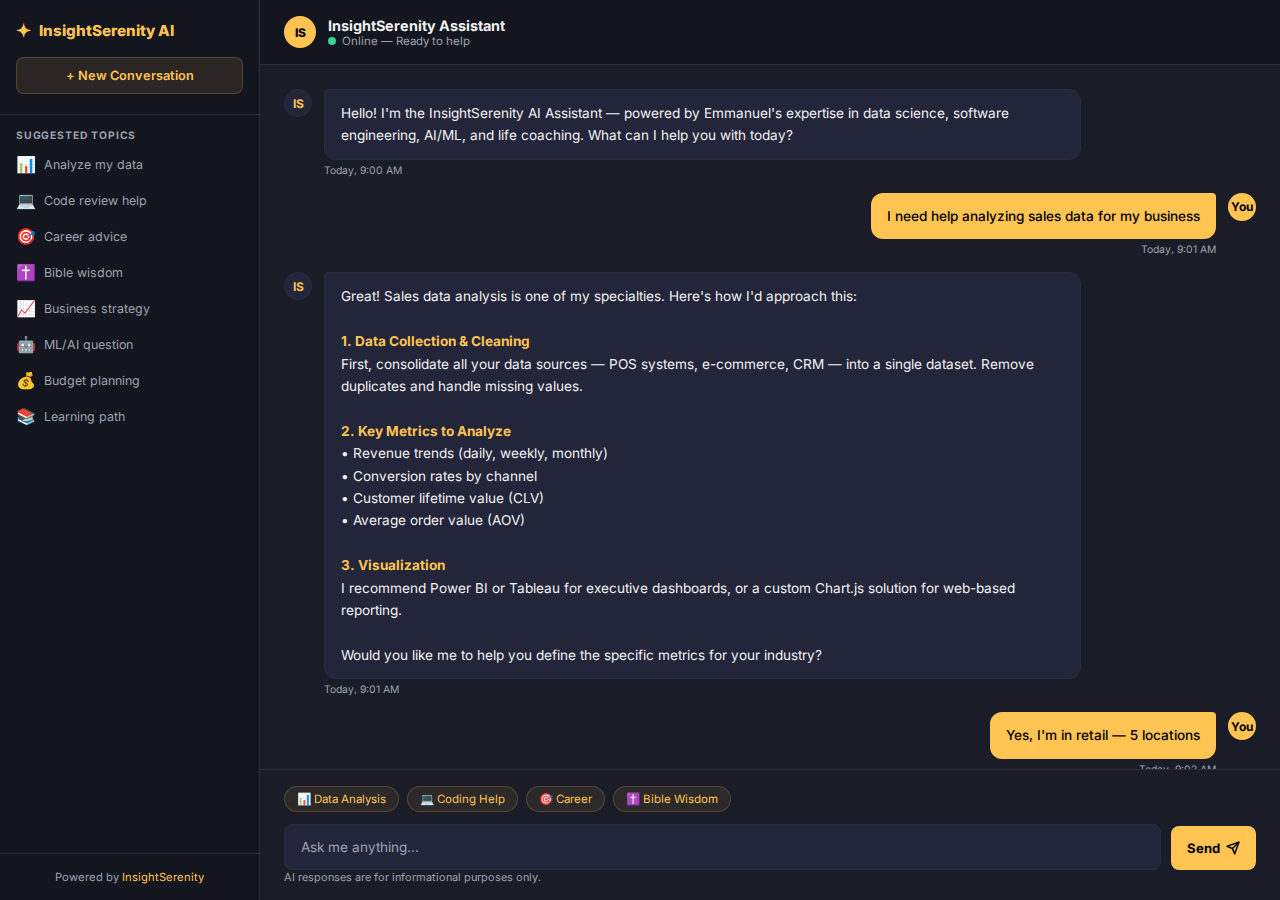
<file: ai-assistant/index.html>
<!DOCTYPE html>
<html lang="en">
<head>
  <meta charset="UTF-8" />
  <meta name="viewport" content="width=device-width, initial-scale=1.0" />
  <title>InsightSerenity AI Assistant</title>
  <link rel="preconnect" href="https://fonts.googleapis.com" />
  <link rel="preconnect" href="https://fonts.gstatic.com" crossorigin />
  <link href="https://fonts.googleapis.com/css2?family=Inter:wght@400;500;600;700;800&display=swap" rel="stylesheet" />
  <link rel="stylesheet" href="style.css" />
</head>
<body>

  <!-- ── Sidebar ── -->
  <aside class="sidebar">
    <div class="sidebar-top">
      <div class="sidebar-logo">
        <span class="logo-icon">✦</span> InsightSerenity AI
      </div>
      <button class="new-chat-btn" onclick="newChat()">+ New Conversation</button>
    </div>

    <div class="sidebar-section">Suggested Topics</div>

    <button class="suggestion-btn" onclick="fillSuggestion('Analyze my data')">
      <span class="icon">📊</span> Analyze my data
    </button>
    <button class="suggestion-btn" onclick="fillSuggestion('Code review help')">
      <span class="icon">💻</span> Code review help
    </button>
    <button class="suggestion-btn" onclick="fillSuggestion('Career advice')">
      <span class="icon">🎯</span> Career advice
    </button>
    <button class="suggestion-btn" onclick="fillSuggestion('Bible wisdom')">
      <span class="icon">✝️</span> Bible wisdom
    </button>
    <button class="suggestion-btn" onclick="fillSuggestion('Business strategy')">
      <span class="icon">📈</span> Business strategy
    </button>
    <button class="suggestion-btn" onclick="fillSuggestion('ML/AI question')">
      <span class="icon">🤖</span> ML/AI question
    </button>
    <button class="suggestion-btn" onclick="fillSuggestion('Budget planning')">
      <span class="icon">💰</span> Budget planning
    </button>
    <button class="suggestion-btn" onclick="fillSuggestion('Learning path')">
      <span class="icon">📚</span> Learning path
    </button>

    <div class="sidebar-footer">
      Powered by <a href="/" target="_blank">InsightSerenity</a>
    </div>
  </aside>

  <!-- ── Chat Area ── -->
  <main class="chat-area">
    <header class="chat-header">
      <div class="ai-avatar">IS</div>
      <div class="chat-header-info">
        <h2>InsightSerenity Assistant</h2>
        <p><span class="status-dot"></span> Online — Ready to help</p>
      </div>
    </header>

    <!-- Messages -->
    <div class="messages" id="messages">
      <!-- Pre-loaded conversation -->

      <!-- AI: greeting -->
      <div class="message ai">
        <div class="msg-avatar ai">IS</div>
        <div class="msg-content">
          <div class="msg-bubble">
            Hello! I'm the InsightSerenity AI Assistant — powered by Emmanuel's expertise in data science, software engineering, AI/ML, and life coaching. What can I help you with today?
          </div>
          <div class="msg-time">Today, 9:00 AM</div>
        </div>
      </div>

      <!-- User -->
      <div class="message user">
        <div class="msg-avatar user">You</div>
        <div class="msg-content">
          <div class="msg-bubble">I need help analyzing sales data for my business</div>
          <div class="msg-time">Today, 9:01 AM</div>
        </div>
      </div>

      <!-- AI: detailed response -->
      <div class="message ai">
        <div class="msg-avatar ai">IS</div>
        <div class="msg-content">
          <div class="msg-bubble" id="ai-long-response"></div>
          <div class="msg-time">Today, 9:01 AM</div>
        </div>
      </div>

      <!-- User -->
      <div class="message user">
        <div class="msg-avatar user">You</div>
        <div class="msg-content">
          <div class="msg-bubble">Yes, I'm in retail — 5 locations</div>
          <div class="msg-time">Today, 9:02 AM</div>
        </div>
      </div>

    </div>

    <!-- Input Area -->
    <div class="input-area">
      <div class="quick-chips">
        <button class="chip" onclick="chipSend('📊 Data Analysis')">📊 Data Analysis</button>
        <button class="chip" onclick="chipSend('💻 Coding Help')">💻 Coding Help</button>
        <button class="chip" onclick="chipSend('🎯 Career')">🎯 Career</button>
        <button class="chip" onclick="chipSend('✝️ Bible Wisdom')">✝️ Bible Wisdom</button>
      </div>
      <div class="input-row">
        <textarea
          class="chat-input"
          id="chat-input"
          rows="1"
          placeholder="Ask me anything..."
        ></textarea>
        <button class="send-btn" onclick="sendMessage()" id="send-btn">
          Send
          <svg viewBox="0 0 24 24" fill="none" stroke="currentColor" stroke-width="2.5" stroke-linecap="round" stroke-linejoin="round">
            <line x1="22" y1="2" x2="11" y2="13"></line>
            <polygon points="22 2 15 22 11 13 2 9 22 2"></polygon>
          </svg>
        </button>
      </div>
      <p class="disclaimer">AI responses are for informational purposes only.</p>
    </div>
  </main>

  <script>
    // ── Pre-load formatted AI response ──
    document.getElementById('ai-long-response').innerHTML = `
      Great! Sales data analysis is one of my specialties. Here's how I'd approach this:<br><br>
      <strong>1. Data Collection &amp; Cleaning</strong><br>
      First, consolidate all your data sources — POS systems, e-commerce, CRM — into a single dataset. Remove duplicates and handle missing values.<br><br>
      <strong>2. Key Metrics to Analyze</strong><br>
      • Revenue trends (daily, weekly, monthly)<br>
      • Conversion rates by channel<br>
      • Customer lifetime value (CLV)<br>
      • Average order value (AOV)<br><br>
      <strong>3. Visualization</strong><br>
      I recommend Power BI or Tableau for executive dashboards, or a custom Chart.js solution for web-based reporting.<br><br>
      Would you like me to help you define the specific metrics for your industry?
    `;

    // ── Response Library ──
    const responses = {
      data: `<strong>Sales &amp; Data Analysis for 5 Retail Locations</strong><br><br>
For a multi-location retail operation, here's a focused framework:<br><br>
<strong>Location-Level KPIs</strong><br>
• Revenue per sq ft, foot traffic conversion rate<br>
• Inventory turnover ratio per location<br>
• Staff-to-revenue efficiency index<br><br>
<strong>Recommended Tech Stack</strong><br>
• <strong>ETL:</strong> Python (Pandas + SQLAlchemy) to centralize POS data<br>
• <strong>Storage:</strong> PostgreSQL or Google BigQuery<br>
• <strong>Dashboards:</strong> Power BI embedded or Chart.js custom app<br><br>
<strong>Quick Win</strong><br>
Start with a weekly automated report comparing same-store sales growth across all 5 locations. This surfaces underperformers fast.<br><br>
Would you like a Python script template to get started?`,

      code: `<strong>Code Review Best Practices</strong><br><br>
Here's how I approach code reviews for maximum impact:<br><br>
<strong>What to Look For</strong><br>
• Readability — can a new developer understand this in 5 minutes?<br>
• Logic errors and edge cases (null checks, boundary values)<br>
• Security vulnerabilities (SQL injection, XSS, auth checks)<br>
• Performance bottlenecks (N+1 queries, unnecessary loops)<br><br>
<strong>Tools I Recommend</strong><br>
• <strong>ESLint / Prettier</strong> for JS/TS style enforcement<br>
• <strong>SonarQube</strong> for security scanning<br>
• <strong>GitHub PR templates</strong> for structured reviews<br><br>
Paste your code snippet below and I'll give you a detailed review with line-by-line feedback.`,

      career: `<strong>Career Transition Strategy — 5-Step Framework</strong><br><br>
Whether you're pivoting into tech or leveling up, here's my proven approach:<br><br>
<strong>Step 1: Audit Your Transferable Skills</strong><br>
Map what you already know to in-demand roles. Data literacy, project management, and communication are gold.<br><br>
<strong>Step 2: Choose a High-ROI Specialization</strong><br>
Data Science, Full-Stack Dev, and AI/ML Engineering are the top earners in 2024-2025.<br><br>
<strong>Step 3: Build a Portfolio in 90 Days</strong><br>
3 projects minimum: one data project, one web app, one API integration.<br><br>
<strong>Step 4: Network with Intention</strong><br>
LinkedIn outreach to hiring managers (not just HR). Share your work publicly.<br><br>
<strong>Step 5: Negotiate Confidently</strong><br>
Research market rates on Levels.fyi and Glassdoor. Always counter-offer.<br><br>
What industry are you currently in? I can give you a more targeted plan.`,

      bible: `<strong>Biblical Wisdom for Today</strong><br><br>
<em>"For I know the plans I have for you," declares the Lord, "plans to prosper you and not to harm you, plans to give you hope and a future."</em> — Jeremiah 29:11<br><br>
This verse is particularly powerful for anyone navigating uncertainty in their career or business. It reminds us that:<br><br>
• <strong>Purpose is intentional</strong> — your gifts and skills are not accidental<br>
• <strong>Setbacks are not the end</strong> — they're often redirections toward better alignment<br>
• <strong>Faith and action work together</strong> — trust the process while doing the work<br><br>
<em>"Commit to the LORD whatever you do, and he will establish your plans."</em> — Proverbs 16:3<br><br>
Is there a specific life challenge you'd like to explore through a faith-based lens?`,

      python: `<strong>Python Tips for Data Science &amp; Development</strong><br><br>
Here are my top recommendations for writing production-quality Python:<br><br>
<strong>Data Science Essentials</strong><br>
<code>pandas</code>, <code>numpy</code>, <code>scikit-learn</code>, <code>matplotlib</code>, <code>seaborn</code><br><br>
<strong>Code Quality</strong><br>
• Use type hints: <code>def process(df: pd.DataFrame) -&gt; dict:</code><br>
• Virtual environments: always use <code>venv</code> or <code>conda</code><br>
• Docstrings on every function<br>
• <code>black</code> for auto-formatting<br><br>
<strong>Performance</strong><br>
• Vectorize with NumPy instead of loops<br>
• Use <code>df.apply()</code> sparingly — prefer vectorized operations<br>
• Profile with <code>cProfile</code> before optimizing<br><br>
What specific Python challenge are you working on?`,

      ml: `<strong>ML/AI Workflow — Production-Ready Approach</strong><br><br>
Here's the full lifecycle I follow for ML projects:<br><br>
<strong>1. Problem Framing</strong><br>
Define success metrics before touching data. Classification? Regression? Recommendation?<br><br>
<strong>2. Data Pipeline</strong><br>
• Ingest → Clean → Feature Engineer → Split (70/15/15)<br>
• Use stratified splits for imbalanced classes<br><br>
<strong>3. Baseline Model First</strong><br>
Always start with logistic regression or a decision tree. Beat the baseline, then go complex.<br><br>
<strong>4. Model Selection</strong><br>
XGBoost and LightGBM win most tabular competitions. For NLP: fine-tuned transformers (HuggingFace).<br><br>
<strong>5. Deployment</strong><br>
FastAPI + Docker + cloud (AWS SageMaker / GCP Vertex AI). Monitor for drift.<br><br>
What type of ML problem are you solving?`,

      budget: `<strong>Financial Literacy &amp; Budget Planning Framework</strong><br><br>
Here's the framework I coach clients through:<br><br>
<strong>The 50/30/20 Rule (Adapted)</strong><br>
• <strong>50%</strong> — Needs (rent, utilities, groceries, transport)<br>
• <strong>30%</strong> — Wants (dining, entertainment, subscriptions)<br>
• <strong>20%</strong> — Wealth building (savings, investments, debt payoff)<br><br>
<strong>Emergency Fund First</strong><br>
Build 3-6 months of expenses in a high-yield savings account before investing.<br><br>
<strong>Debt Payoff Strategy</strong><br>
• Avalanche method: pay highest interest first (saves the most money)<br>
• Snowball method: pay smallest balance first (builds momentum)<br><br>
<strong>Investment Order</strong><br>
401k match → HSA → Roth IRA → index funds (VOO/VTI)<br><br>
What's your current financial priority — debt, saving, or investing?`,

      coach: `<strong>Life Coaching Insight — Unlocking Your Potential</strong><br><br>
The most transformational insight I've seen in coaching:<br><br>
<em>The gap between where you are and where you want to be is almost never a knowledge gap — it's an action gap.</em><br><br>
<strong>The Three Blockers I See Most</strong><br>
• <strong>Fear of judgment</strong> — You delay starting because you're worried about what others think<br>
• <strong>Perfectionism</strong> — You wait for the "right time" or "perfect conditions"<br>
• <strong>Clarity confusion</strong> — You don't act because you're not 100% sure of the destination<br><br>
<strong>The One Question That Changes Everything</strong><br>
<em>What is the smallest possible action I could take TODAY that moves me 1% toward my goal?</em><br><br>
Consistency beats intensity every time.<br><br>
What area of your life are you looking to transform?`,

      default: `That's a great question! Based on my expertise in data science, software engineering, and coaching, I'd be happy to explore this with you.<br><br>
Could you give me a bit more context about what you're trying to achieve? The more specific you are, the more targeted my advice will be.<br><br>
For example, are you looking for:<br>
• <strong>Technical guidance</strong> (code, data, AI/ML)<br>
• <strong>Career or business strategy</strong><br>
• <strong>Personal development</strong><br>
• <strong>Financial literacy</strong>`
    };

    function getResponse(text) {
      const t = text.toLowerCase();
      if (t.includes('data') || t.includes('csv') || t.includes('analyze') || t.includes('analysis') || t.includes('sales') || t.includes('excel')) return responses.data;
      if (t.includes('code') || t.includes('review') || t.includes('bug') || t.includes('debug') || t.includes('javascript') || t.includes('html') || t.includes('css')) return responses.code;
      if (t.includes('career') || t.includes('job') || t.includes('interview') || t.includes('resume') || t.includes('transition') || t.includes('hire')) return responses.career;
      if (t.includes('bible') || t.includes('scripture') || t.includes('faith') || t.includes('god') || t.includes('pray') || t.includes('wisdom')) return responses.bible;
      if (t.includes('python') || t.includes('pandas') || t.includes('numpy') || t.includes('django') || t.includes('flask')) return responses.python;
      if (t.includes('ml') || t.includes('machine') || t.includes('ai') || t.includes('model') || t.includes('neural') || t.includes('learning') || t.includes('gpt') || t.includes('llm')) return responses.ml;
      if (t.includes('budget') || t.includes('finance') || t.includes('money') || t.includes('invest') || t.includes('debt') || t.includes('saving')) return responses.budget;
      if (t.includes('coach') || t.includes('life') || t.includes('motivation') || t.includes('goal') || t.includes('mindset') || t.includes('transform')) return responses.coach;
      return responses.default;
    }

    function getTime() {
      return new Date().toLocaleTimeString([], { hour: '2-digit', minute: '2-digit' });
    }

    function appendMessage(role, htmlContent) {
      const messages = document.getElementById('messages');
      const isUser = role === 'user';
      const div = document.createElement('div');
      div.className = `message ${role}`;
      div.innerHTML = `
        <div class="msg-avatar ${role}">${isUser ? 'You' : 'IS'}</div>
        <div class="msg-content">
          <div class="msg-bubble">${htmlContent}</div>
          <div class="msg-time">${getTime()}</div>
        </div>
      `;
      messages.appendChild(div);
      scrollToBottom();
    }

    function showTyping() {
      const messages = document.getElementById('messages');
      const wrapper = document.createElement('div');
      wrapper.className = 'typing-wrapper';
      wrapper.id = 'typing';
      wrapper.innerHTML = `
        <div class="msg-avatar ai">IS</div>
        <div class="typing-indicator">
          <div class="typing-dot"></div>
          <div class="typing-dot"></div>
          <div class="typing-dot"></div>
        </div>
      `;
      messages.appendChild(wrapper);
      scrollToBottom();
    }

    function hideTyping() {
      const el = document.getElementById('typing');
      if (el) el.remove();
    }

    function scrollToBottom() {
      const messages = document.getElementById('messages');
      messages.scrollTop = messages.scrollHeight;
    }

    function sendMessage() {
      const input = document.getElementById('chat-input');
      const text = input.value.trim();
      if (!text) return;

      input.value = '';
      input.style.height = 'auto';

      appendMessage('user', escapeHtml(text).replace(/\n/g, '<br>'));
      showTyping();

      setTimeout(() => {
        hideTyping();
        const reply = getResponse(text);
        appendMessage('ai', reply);
      }, 1500);
    }

    function escapeHtml(str) {
      return str
        .replace(/&/g, '&amp;')
        .replace(/</g, '&lt;')
        .replace(/>/g, '&gt;')
        .replace(/"/g, '&quot;');
    }

    function chipSend(text) {
      const input = document.getElementById('chat-input');
      input.value = text;
      sendMessage();
    }

    function fillSuggestion(text) {
      const input = document.getElementById('chat-input');
      input.value = text;
      input.focus();
    }

    function newChat() {
      const messages = document.getElementById('messages');
      messages.innerHTML = '';
      appendMessage('ai', 'Hello! I\'m the InsightSerenity AI Assistant — powered by Emmanuel\'s expertise in data science, software engineering, AI/ML, and life coaching. What can I help you with today?');
    }

    // ── Enter to send / Shift+Enter for newline ──
    document.getElementById('chat-input').addEventListener('keydown', function (e) {
      if (e.key === 'Enter' && !e.shiftKey) {
        e.preventDefault();
        sendMessage();
      }
    });

    // ── Auto-resize textarea ──
    document.getElementById('chat-input').addEventListener('input', function () {
      this.style.height = 'auto';
      this.style.height = Math.min(this.scrollHeight, 160) + 'px';
    });

    // ── Initial scroll ──
    scrollToBottom();
  </script>
</body>
</html>
</file>
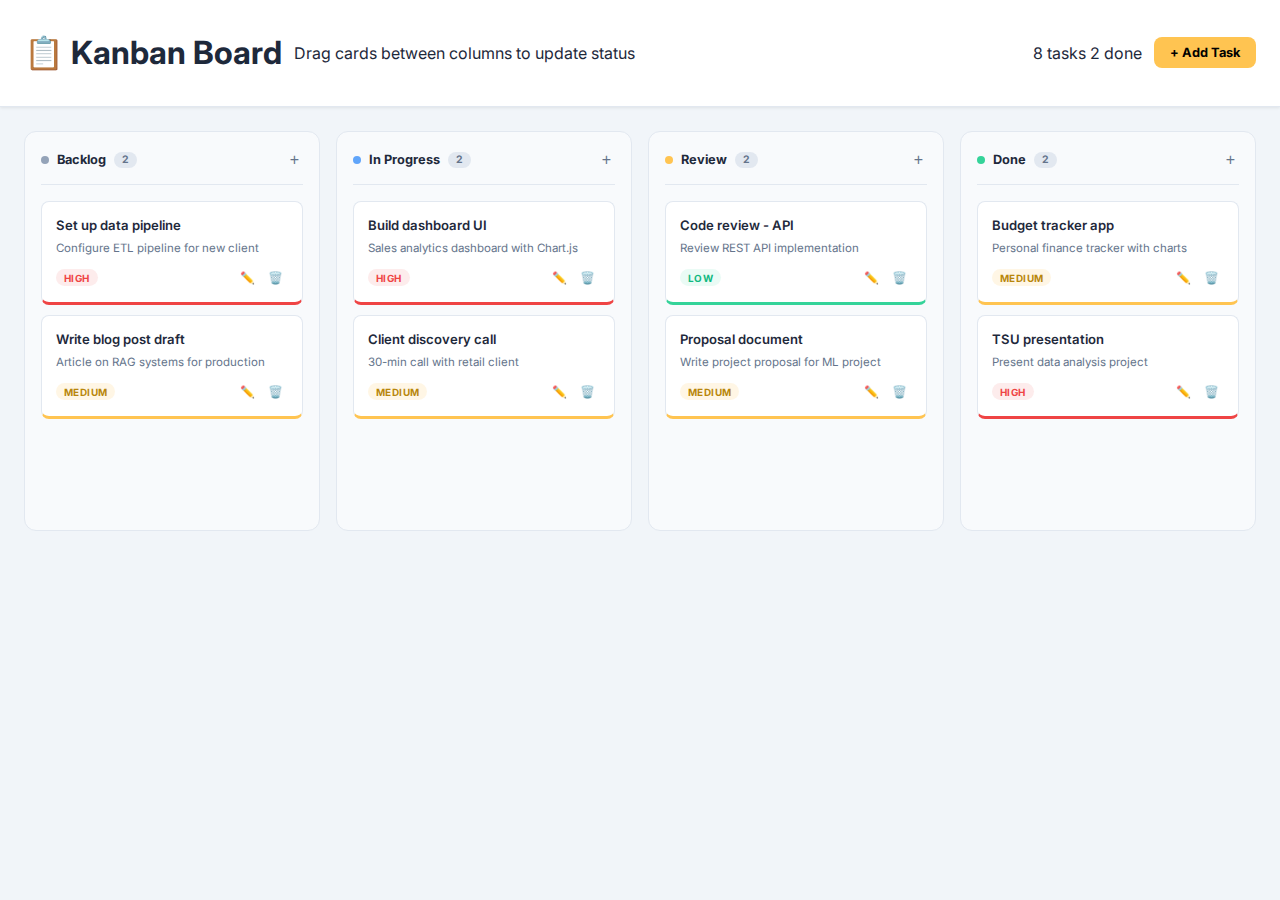
<file: kanban-board/index.html>
<!DOCTYPE html>
<html lang="en">
<head>
  <meta charset="UTF-8" />
  <meta name="viewport" content="width=device-width, initial-scale=1.0" />
  <title>Kanban Board</title>
  <link rel="preconnect" href="https://fonts.googleapis.com" />
  <link rel="preconnect" href="https://fonts.gstatic.com" crossorigin />
  <link href="https://fonts.googleapis.com/css2?family=Inter:wght@400;500;600;700;800&family=Space+Grotesk:wght@700;800&display=swap" rel="stylesheet" />
  <link rel="stylesheet" href="style.css" />
</head>
<body>

  <!-- Header -->
  <header class="header">
    <div class="header-left">
      <h1>📋 Kanban Board</h1>
      <p>Drag cards between columns to update status</p>
    </div>
    <div class="header-right">
      <div class="stats-bar">
        <span class="stat-pill" id="statTotal">0 tasks</span>
        <span class="stat-pill" id="statDone">0 done</span>
      </div>
      <button class="btn-add" onclick="openModal()">+ Add Task</button>
    </div>
  </header>

  <!-- Board -->
  <div class="board">
    <div class="column" id="col-backlog"    data-col="backlog"    ondragover="onDragOver(event)" ondrop="onDrop(event,'backlog')"    ondragleave="onDragLeave(event)">
      <div class="col-header">
        <div class="col-title">
          <div class="col-dot" style="background:#94a3b8"></div>
          Backlog
          <span class="col-count" id="count-backlog">0</span>
        </div>
        <button class="col-add" onclick="openModal('backlog')" title="Add task">+</button>
      </div>
      <div class="card-list" id="list-backlog"></div>
    </div>

    <div class="column" id="col-inprogress" data-col="inprogress" ondragover="onDragOver(event)" ondrop="onDrop(event,'inprogress')" ondragleave="onDragLeave(event)">
      <div class="col-header">
        <div class="col-title">
          <div class="col-dot" style="background:#60a5fa"></div>
          In Progress
          <span class="col-count" id="count-inprogress">0</span>
        </div>
        <button class="col-add" onclick="openModal('inprogress')" title="Add task">+</button>
      </div>
      <div class="card-list" id="list-inprogress"></div>
    </div>

    <div class="column" id="col-review" data-col="review" ondragover="onDragOver(event)" ondrop="onDrop(event,'review')" ondragleave="onDragLeave(event)">
      <div class="col-header">
        <div class="col-title">
          <div class="col-dot" style="background:#ffc451"></div>
          Review
          <span class="col-count" id="count-review">0</span>
        </div>
        <button class="col-add" onclick="openModal('review')" title="Add task">+</button>
      </div>
      <div class="card-list" id="list-review"></div>
    </div>

    <div class="column" id="col-done" data-col="done" ondragover="onDragOver(event)" ondrop="onDrop(event,'done')" ondragleave="onDragLeave(event)">
      <div class="col-header">
        <div class="col-title">
          <div class="col-dot" style="background:#34d399"></div>
          Done
          <span class="col-count" id="count-done">0</span>
        </div>
        <button class="col-add" onclick="openModal('done')" title="Add task">+</button>
      </div>
      <div class="card-list" id="list-done"></div>
    </div>
  </div>

  <!-- Modal -->
  <div class="modal-overlay" id="modalOverlay" onclick="handleOverlayClick(event)">
    <div class="modal">
      <div class="modal-header">
        <h2 id="modalTitle">Add Task</h2>
        <button class="modal-close" onclick="closeModal()">✕</button>
      </div>

      <div class="form-group">
        <label for="taskTitle">Title *</label>
        <input type="text" id="taskTitle" placeholder="e.g. Design new landing page" />
      </div>
      <div class="form-group">
        <label for="taskDesc">Description</label>
        <textarea id="taskDesc" placeholder="Brief description of the task..."></textarea>
      </div>
      <div class="form-group">
        <label for="taskPriority">Priority</label>
        <select id="taskPriority">
          <option value="high">🔴 High</option>
          <option value="medium" selected>🟡 Medium</option>
          <option value="low">🟢 Low</option>
        </select>
      </div>
      <div class="form-group">
        <label for="taskCol">Column</label>
        <select id="taskCol">
          <option value="backlog">Backlog</option>
          <option value="inprogress">In Progress</option>
          <option value="review">Review</option>
          <option value="done">Done</option>
        </select>
      </div>

      <div class="modal-btns">
        <button class="btn-cancel" onclick="closeModal()">Cancel</button>
        <button class="btn-save" id="modalSaveBtn" onclick="saveTask()">Add Task</button>
      </div>
    </div>
  </div>

  <!-- Toast -->
  <div class="toast" id="toast"></div>

<script>
// ── Data ──────────────────────────────────────────────────────────────────
const STORAGE_KEY = 'kanban_tasks';

const SAMPLE_TASKS = [
  { id: 1, title: 'Set up data pipeline',   desc: 'Configure ETL pipeline for new client',          priority: 'high',   col: 'backlog'    },
  { id: 2, title: 'Write blog post draft',   desc: 'Article on RAG systems for production',          priority: 'medium', col: 'backlog'    },
  { id: 3, title: 'Build dashboard UI',      desc: 'Sales analytics dashboard with Chart.js',        priority: 'high',   col: 'inprogress' },
  { id: 4, title: 'Client discovery call',   desc: '30-min call with retail client',                 priority: 'medium', col: 'inprogress' },
  { id: 5, title: 'Code review - API',       desc: 'Review REST API implementation',                 priority: 'low',    col: 'review'     },
  { id: 6, title: 'Proposal document',       desc: 'Write project proposal for ML project',          priority: 'medium', col: 'review'     },
  { id: 7, title: 'Budget tracker app',      desc: 'Personal finance tracker with charts',           priority: 'medium', col: 'done'       },
  { id: 8, title: 'TSU presentation',        desc: 'Present data analysis project',                  priority: 'high',   col: 'done'       },
];

let tasks = [];
let draggedId = null;
let editingId = null;
let defaultCol = 'backlog';

// ── Init ──────────────────────────────────────────────────────────────────
function init() {
  const stored = localStorage.getItem(STORAGE_KEY);
  tasks = stored ? JSON.parse(stored) : [...SAMPLE_TASKS];
  if (!stored) save();
  renderBoard();
}

function save() {
  localStorage.setItem(STORAGE_KEY, JSON.stringify(tasks));
}

// ── Render ────────────────────────────────────────────────────────────────
const COLS = ['backlog', 'inprogress', 'review', 'done'];

function renderBoard() {
  COLS.forEach(col => {
    const colTasks = tasks.filter(t => t.col === col);
    const list = document.getElementById('list-' + col);

    if (colTasks.length === 0) {
      list.innerHTML = '<div class="col-empty">Drop cards here</div>';
    } else {
      list.innerHTML = colTasks.map(renderCard).join('');
    }

    document.getElementById('count-' + col).textContent = colTasks.length;

    // Re-attach drag events
    list.querySelectorAll('.card').forEach(el => {
      el.addEventListener('dragstart', e => onDragStart(e, parseInt(el.dataset.id)));
      el.addEventListener('dragend',   e => onDragEnd(e));
    });
  });

  // Header stats
  document.getElementById('statTotal').textContent = tasks.length + ' task' + (tasks.length !== 1 ? 's' : '');
  const doneCount = tasks.filter(t => t.col === 'done').length;
  document.getElementById('statDone').textContent  = doneCount + ' done';
}

function renderCard(t) {
  return `
    <div class="card ${t.priority}" data-id="${t.id}" draggable="true">
      <div class="card-title">${escHtml(t.title)}</div>
      ${t.desc ? `<div class="card-desc">${escHtml(t.desc)}</div>` : ''}
      <div class="card-footer">
        <span class="priority-badge ${t.priority}">${t.priority}</span>
        <div class="card-actions">
          <button class="card-btn" onclick="editTask(${t.id})" title="Edit">✏️</button>
          <button class="card-btn delete" onclick="deleteTask(${t.id})" title="Delete">🗑️</button>
        </div>
      </div>
    </div>
  `;
}

// ── Drag & Drop ───────────────────────────────────────────────────────────
function onDragStart(e, id) {
  draggedId = id;
  e.dataTransfer.effectAllowed = 'move';
  e.dataTransfer.setData('text/plain', id);
  // Delay class addition so the element is visible while dragging
  setTimeout(() => {
    const el = document.querySelector(`.card[data-id="${id}"]`);
    if (el) el.classList.add('dragging');
  }, 0);
}

function onDragEnd(e) {
  document.querySelectorAll('.card.dragging').forEach(el => el.classList.remove('dragging'));
  document.querySelectorAll('.column.drag-over').forEach(el => el.classList.remove('drag-over'));
  draggedId = null;
}

function onDragOver(e) {
  e.preventDefault();
  e.dataTransfer.dropEffect = 'move';
  const col = e.currentTarget;
  col.classList.add('drag-over');
}

function onDragLeave(e) {
  // Only remove if leaving the column entirely
  if (!e.currentTarget.contains(e.relatedTarget)) {
    e.currentTarget.classList.remove('drag-over');
  }
}

function onDrop(e, col) {
  e.preventDefault();
  e.currentTarget.classList.remove('drag-over');

  const id = draggedId || parseInt(e.dataTransfer.getData('text/plain'));
  if (!id) return;

  const task = tasks.find(t => t.id === id);
  if (task && task.col !== col) {
    task.col = col;
    save();
    renderBoard();
    showToast('Moved to ' + colLabel(col));
  }
}

function colLabel(col) {
  return { backlog: 'Backlog', inprogress: 'In Progress', review: 'Review', done: 'Done' }[col] || col;
}

// ── Modal ─────────────────────────────────────────────────────────────────
function openModal(col) {
  editingId   = null;
  defaultCol  = col || 'backlog';

  document.getElementById('modalTitle').textContent = 'Add Task';
  document.getElementById('modalSaveBtn').textContent = 'Add Task';
  document.getElementById('taskTitle').value    = '';
  document.getElementById('taskDesc').value     = '';
  document.getElementById('taskPriority').value = 'medium';
  document.getElementById('taskCol').value      = defaultCol;

  document.getElementById('modalOverlay').classList.add('open');
  setTimeout(() => document.getElementById('taskTitle').focus(), 150);
}

function openEditModal(task) {
  editingId = task.id;

  document.getElementById('modalTitle').textContent   = 'Edit Task';
  document.getElementById('modalSaveBtn').textContent  = 'Save Changes';
  document.getElementById('taskTitle').value    = task.title;
  document.getElementById('taskDesc').value     = task.desc || '';
  document.getElementById('taskPriority').value = task.priority;
  document.getElementById('taskCol').value      = task.col;

  document.getElementById('modalOverlay').classList.add('open');
  setTimeout(() => document.getElementById('taskTitle').focus(), 150);
}

function closeModal() {
  document.getElementById('modalOverlay').classList.remove('open');
  editingId = null;
}

function handleOverlayClick(e) {
  if (e.target === document.getElementById('modalOverlay')) closeModal();
}

function saveTask() {
  const title    = document.getElementById('taskTitle').value.trim();
  const desc     = document.getElementById('taskDesc').value.trim();
  const priority = document.getElementById('taskPriority').value;
  const col      = document.getElementById('taskCol').value;

  if (!title) {
    document.getElementById('taskTitle').focus();
    showToast('Please enter a task title.');
    return;
  }

  if (editingId !== null) {
    const task = tasks.find(t => t.id === editingId);
    if (task) {
      task.title    = title;
      task.desc     = desc;
      task.priority = priority;
      task.col      = col;
    }
    showToast('Task updated!');
  } else {
    tasks.push({
      id:       Date.now(),
      title,
      desc,
      priority,
      col
    });
    showToast('Task added to ' + colLabel(col));
  }

  save();
  renderBoard();
  closeModal();
}

// ── Edit / Delete ─────────────────────────────────────────────────────────
function editTask(id) {
  const task = tasks.find(t => t.id === id);
  if (task) openEditModal(task);
}

function deleteTask(id) {
  const task = tasks.find(t => t.id === id);
  if (!task) return;
  if (!confirm(`Delete "${task.title}"?`)) return;
  tasks = tasks.filter(t => t.id !== id);
  save();
  renderBoard();
  showToast('Task deleted.');
}

// ── Keyboard ──────────────────────────────────────────────────────────────
document.addEventListener('keydown', e => {
  if (e.key === 'Escape') closeModal();
  if ((e.key === 'Enter') && e.ctrlKey) {
    if (document.getElementById('modalOverlay').classList.contains('open')) saveTask();
  }
});

// ── Helpers ───────────────────────────────────────────────────────────────
function escHtml(s) {
  return String(s)
    .replace(/&/g, '&amp;')
    .replace(/</g, '&lt;')
    .replace(/>/g, '&gt;')
    .replace(/"/g, '&quot;');
}

function showToast(msg) {
  const el = document.getElementById('toast');
  el.textContent = msg;
  el.classList.add('show');
  setTimeout(() => el.classList.remove('show'), 2200);
}

// ── Start ─────────────────────────────────────────────────────────────────
init();
</script>
</body>
</html>
</file>
<file: ai-assistant/style.css>
/* InsightSerenity AI Assistant — style.css */
@import url('https://fonts.googleapis.com/css2?family=Inter:wght@400;500;600;700;800&display=swap');

:root {
  --bg: #0f1117;
  --bg-sidebar: #13151f;
  --bg-chat: #1a1d27;
  --bg-user: #ffc451;
  --bg-ai: #23263a;
  --text: #f1f1f1;
  --text-muted: #9ca3af;
  --primary: #ffc451;
  --border: #2a2d3e;
  --radius: 0.75rem;
}

*, *::before, *::after { box-sizing: border-box; }

body {
  background: var(--bg);
  color: var(--text);
  font-family: 'Inter', sans-serif;
  margin: 0;
  height: 100vh;
  display: flex;
  overflow: hidden;
}

/* ── Back to Main ── */
.back-to-main {
  display: inline-flex;
  align-items: center;
  gap: .375rem;
  padding: .375rem .875rem;
  border: 1.5px solid rgba(255,196,81,0.3);
  border-radius: .5rem;
  font-size: .8125rem;
  font-weight: 600;
  color: #ffc451;
  background: rgba(255,196,81,0.08);
  text-decoration: none;
  transition: all .2s;
  white-space: nowrap;
}
.back-to-main:hover { background: #ffc451; color: #000; }

.sidebar-back {
  display: block;
  margin: 0.75rem 1rem 0;
}

/* ── Sidebar ── */
.sidebar {
  width: 260px;
  background: var(--bg-sidebar);
  border-right: 1px solid var(--border);
  display: flex;
  flex-direction: column;
  flex-shrink: 0;
  overflow-y: auto;
}

.sidebar-top {
  padding: 1.25rem 1rem;
  border-bottom: 1px solid var(--border);
}

.sidebar-logo {
  font-size: 0.95rem;
  font-weight: 800;
  color: var(--primary);
  margin-bottom: 1rem;
  display: flex;
  align-items: center;
  gap: 0.5rem;
}

.sidebar-logo span.logo-icon {
  font-size: 1.1rem;
}

.new-chat-btn {
  width: 100%;
  padding: 0.625rem;
  background: rgba(255, 196, 81, 0.1);
  border: 1px solid rgba(255, 196, 81, 0.2);
  border-radius: 0.5rem;
  color: var(--primary);
  font-size: 0.8rem;
  font-weight: 600;
  cursor: pointer;
  transition: background 0.15s;
  font-family: 'Inter', sans-serif;
}

.new-chat-btn:hover {
  background: rgba(255, 196, 81, 0.2);
}

.sidebar-section {
  padding: 0.875rem 1rem 0.25rem;
  font-size: 0.65rem;
  font-weight: 700;
  text-transform: uppercase;
  letter-spacing: 0.08em;
  color: var(--text-muted);
}

.suggestion-btn {
  display: flex;
  align-items: center;
  gap: 0.5rem;
  width: 100%;
  padding: 0.5rem 1rem;
  background: none;
  border: none;
  color: var(--text-muted);
  font-size: 0.78rem;
  cursor: pointer;
  text-align: left;
  border-radius: 0.375rem;
  transition: background 0.15s, color 0.15s;
  font-family: 'Inter', sans-serif;
}

.suggestion-btn:hover {
  background: rgba(255, 255, 255, 0.04);
  color: var(--text);
}

.suggestion-btn span.icon {
  font-size: 1rem;
}

.sidebar-footer {
  margin-top: auto;
  padding: 1rem;
  border-top: 1px solid var(--border);
  font-size: 0.7rem;
  color: var(--text-muted);
  text-align: center;
}

.sidebar-footer a {
  color: var(--primary);
  text-decoration: none;
}

/* ── Chat Area ── */
.chat-area {
  flex: 1;
  display: flex;
  flex-direction: column;
  overflow: hidden;
  background: var(--bg-chat);
}

.chat-header {
  padding: 1rem 1.5rem;
  border-bottom: 1px solid var(--border);
  display: flex;
  align-items: center;
  gap: 0.75rem;
  background: var(--bg-sidebar);
  flex-shrink: 0;
}

.ai-avatar {
  width: 2rem;
  height: 2rem;
  border-radius: 50%;
  background: var(--primary);
  display: flex;
  align-items: center;
  justify-content: center;
  font-size: 0.75rem;
  font-weight: 800;
  color: #000;
  flex-shrink: 0;
}

.chat-header-info {
  flex: 1;
}

.chat-header-info h2 {
  font-size: 0.9rem;
  font-weight: 700;
  margin: 0;
  color: var(--text);
}

.chat-header-info p {
  font-size: 0.72rem;
  color: var(--text-muted);
  margin: 0;
  display: flex;
  align-items: center;
  gap: 0.375rem;
}

.status-dot {
  width: 0.5rem;
  height: 0.5rem;
  border-radius: 50%;
  background: #34d399;
  display: inline-block;
  animation: pulse-dot 2s infinite;
}

@keyframes pulse-dot {
  0%, 100% { opacity: 1; }
  50% { opacity: 0.4; }
}

/* ── Chat Header Actions ── */
.chat-header-actions {
  display: flex;
  align-items: center;
  gap: 0.375rem;
  flex-shrink: 0;
}

.icon-btn {
  width: 2rem;
  height: 2rem;
  border-radius: 0.375rem;
  border: 1px solid var(--border);
  background: transparent;
  color: var(--text-muted);
  cursor: pointer;
  display: flex;
  align-items: center;
  justify-content: center;
  transition: all 0.15s;
  padding: 0;
  flex-shrink: 0;
}

.icon-btn:hover {
  background: rgba(255,196,81,0.1);
  border-color: rgba(255,196,81,0.3);
  color: var(--primary);
}

.icon-btn svg {
  width: 14px;
  height: 14px;
}

/* ── Messages ── */
.messages {
  flex: 1;
  overflow-y: auto;
  padding: 1.5rem;
  display: flex;
  flex-direction: column;
  gap: 1rem;
  scrollbar-width: thin;
  scrollbar-color: var(--border) transparent;
}

.messages::-webkit-scrollbar {
  width: 5px;
}

.messages::-webkit-scrollbar-track {
  background: transparent;
}

.messages::-webkit-scrollbar-thumb {
  background: var(--border);
  border-radius: 3px;
}

.message {
  display: flex;
  gap: 0.75rem;
  max-width: 82%;
}

.message.user {
  flex-direction: row-reverse;
  align-self: flex-end;
}

.message.ai {
  align-self: flex-start;
}

.msg-animate {
  animation: fadeIn 0.3s ease;
}

.msg-avatar {
  width: 1.75rem;
  height: 1.75rem;
  border-radius: 50%;
  flex-shrink: 0;
  display: flex;
  align-items: center;
  justify-content: center;
  font-size: 0.75rem;
  font-weight: 700;
}

.msg-avatar.user {
  background: var(--primary);
  color: #000;
}

.msg-avatar.ai {
  background: var(--bg-ai);
  border: 1px solid var(--border);
  color: var(--primary);
}

.msg-content {
  display: flex;
  flex-direction: column;
  position: relative;
}

.msg-bubble {
  padding: 0.75rem 1rem;
  border-radius: var(--radius);
  font-size: 0.85rem;
  line-height: 1.65;
  max-width: 100%;
  position: relative;
}

.msg-bubble p {
  margin: 0 0 0.5em;
}

.msg-bubble p:last-of-type {
  margin-bottom: 0;
}

.msg-bubble ul {
  margin: 0.25em 0 0.5em 1.25em;
  padding: 0;
}

.msg-bubble li {
  margin-bottom: 0.25em;
}

.message.user .msg-bubble {
  background: var(--primary);
  color: #000;
  border-radius: var(--radius) 0.25rem var(--radius) var(--radius);
  font-weight: 500;
}

.message.ai .msg-bubble {
  background: var(--bg-ai);
  border: 1px solid var(--border);
  border-radius: 0.25rem var(--radius) var(--radius) var(--radius);
  color: var(--text);
}

/* Bold text in AI bubbles */
.message.ai .msg-bubble strong {
  color: var(--primary);
}

/* Inline code in AI bubbles */
.msg-bubble code {
  font-family: 'Menlo', 'Monaco', 'Courier New', monospace;
  font-size: 0.8em;
  background: rgba(255,255,255,0.07);
  border: 1px solid rgba(255,255,255,0.1);
  border-radius: 0.25rem;
  padding: 0.1em 0.35em;
  color: #93c5fd;
}

.message.user .msg-bubble code {
  background: rgba(0,0,0,0.15);
  border-color: rgba(0,0,0,0.1);
  color: #333;
}

.msg-time {
  font-size: 0.65rem;
  color: var(--text-muted);
  margin-top: 0.25rem;
  text-align: right;
}

.message.ai .msg-time {
  text-align: left;
}

/* ── Copy Button ── */
.copy-btn {
  position: absolute;
  top: 0.4rem;
  right: 0.4rem;
  background: rgba(255,255,255,0.06);
  border: 1px solid rgba(255,255,255,0.08);
  border-radius: 0.25rem;
  color: var(--text-muted);
  font-size: 0.7rem;
  cursor: pointer;
  padding: 0.2rem 0.35rem;
  line-height: 1;
  opacity: 0;
  transition: opacity 0.15s, background 0.15s;
}

.msg-bubble:hover .copy-btn {
  opacity: 1;
}

.copy-btn:hover {
  background: rgba(255,255,255,0.12);
  color: var(--text);
}

/* ── Follow-up Chips ── */
.followup-chips {
  display: flex;
  gap: 0.5rem;
  flex-wrap: wrap;
  margin-top: 0.5rem;
  padding-left: 2.5rem;
  animation: fadeIn 0.3s ease;
}

.followup-chip {
  padding: 0.3rem 0.875rem;
  background: rgba(255, 196, 81, 0.06);
  border: 1px solid rgba(255, 196, 81, 0.2);
  border-radius: 999px;
  font-size: 0.72rem;
  color: var(--primary);
  cursor: pointer;
  transition: all 0.15s;
  font-family: 'Inter', sans-serif;
  text-align: left;
  line-height: 1.4;
}

.followup-chip:hover {
  background: rgba(255, 196, 81, 0.15);
  border-color: rgba(255, 196, 81, 0.45);
}

/* ── Typing Indicator ── */
.typing-wrapper {
  display: flex;
  gap: 0.75rem;
  align-self: flex-start;
  animation: fadeIn 0.3s ease;
}

.typing-indicator {
  display: flex;
  gap: 0.3rem;
  padding: 0.75rem 1rem;
  background: var(--bg-ai);
  border: 1px solid var(--border);
  border-radius: 0.25rem var(--radius) var(--radius) var(--radius);
  width: fit-content;
  align-items: center;
}

.typing-dot {
  width: 0.5rem;
  height: 0.5rem;
  border-radius: 50%;
  background: var(--text-muted);
  animation: bounce 1.4s infinite;
}

.typing-dot:nth-child(2) { animation-delay: 0.2s; }
.typing-dot:nth-child(3) { animation-delay: 0.4s; }

@keyframes bounce {
  0%, 80%, 100% {
    transform: scale(0.8);
    opacity: 0.5;
  }
  40% {
    transform: scale(1.2);
    opacity: 1;
  }
}

@keyframes fadeIn {
  from {
    opacity: 0;
    transform: translateY(8px);
  }
  to {
    opacity: 1;
    transform: translateY(0);
  }
}

/* ── Input Area ── */
.input-area {
  padding: 1rem 1.5rem;
  border-top: 1px solid var(--border);
  background: var(--bg-chat);
  flex-shrink: 0;
}

.quick-chips {
  display: flex;
  gap: 0.5rem;
  flex-wrap: wrap;
  margin-bottom: 0.75rem;
}

.chip {
  padding: 0.3rem 0.75rem;
  background: rgba(255, 196, 81, 0.08);
  border: 1px solid rgba(255, 196, 81, 0.2);
  border-radius: 999px;
  font-size: 0.72rem;
  color: var(--primary);
  cursor: pointer;
  transition: all 0.15s;
  font-family: 'Inter', sans-serif;
}

.chip:hover {
  background: rgba(255, 196, 81, 0.15);
  border-color: rgba(255, 196, 81, 0.4);
}

#chat-form {
  margin: 0;
}

.input-row {
  display: flex;
  gap: 0.625rem;
  align-items: flex-end;
}

.chat-input {
  flex: 1;
  background: var(--bg-ai);
  border: 1px solid var(--border);
  border-radius: 0.5rem;
  padding: 0.75rem 1rem;
  color: var(--text);
  font-size: 0.85rem;
  outline: none;
  transition: border-color 0.15s;
  font-family: 'Inter', sans-serif;
  resize: none;
  min-height: 44px;
  max-height: 160px;
  line-height: 1.5;
}

.chat-input:focus {
  border-color: var(--primary);
}

.chat-input::placeholder {
  color: var(--text-muted);
}

.send-btn {
  background: var(--primary);
  color: #000;
  border: none;
  border-radius: 0.5rem;
  padding: 0.75rem 1rem;
  font-weight: 700;
  cursor: pointer;
  transition: background 0.15s;
  display: flex;
  align-items: center;
  gap: 0.375rem;
  font-size: 0.82rem;
  font-family: 'Inter', sans-serif;
  height: 44px;
  flex-shrink: 0;
}

.send-btn:hover {
  background: #e6b048;
}

.send-btn svg {
  width: 14px;
  height: 14px;
}

/* ── Input Footer (disclaimer + counter) ── */
.input-footer {
  display: flex;
  justify-content: space-between;
  align-items: center;
  margin-top: 0.375rem;
}

.disclaimer {
  font-size: 0.68rem;
  color: var(--text-muted);
  margin: 0;
}

/* ── Character Counter ── */
.char-counter {
  font-size: 0.68rem;
  color: var(--text-muted);
  font-variant-numeric: tabular-nums;
  transition: color 0.15s;
}

.char-counter.warn {
  color: #f59e0b;
}

.char-counter.limit {
  color: #ef4444;
  font-weight: 700;
}

/* ── Responsive ── */
@media (max-width: 700px) {
  .sidebar {
    display: none;
  }
  body {
    flex-direction: column;
  }
  .chat-area {
    width: 100%;
    min-width: 0;
  }
  .chat-header {
    padding: 0.75rem 1rem;
    gap: 0.625rem;
  }
  .chat-header h2 {
    font-size: 0.9rem;
  }
  .chat-header p {
    font-size: 0.7rem;
  }
  .chat-header-actions {
    gap: 0.375rem;
  }
  .back-to-main {
    font-size: 0.72rem;
    padding: 0.3rem 0.625rem;
  }
  .messages {
    padding: 1rem;
  }
  .message {
    max-width: 95%;
  }
  .message-bubble {
    font-size: 0.82rem;
    padding: 0.625rem 0.875rem;
  }
  .input-area {
    padding: 0.75rem 1rem;
  }
  .quick-chips {
    gap: 0.375rem;
    overflow-x: auto;
    padding-bottom: 0.25rem;
    flex-wrap: nowrap;
  }
  .chip {
    white-space: nowrap;
    flex-shrink: 0;
  }
  .followup-chips {
    padding-left: 0;
    flex-wrap: wrap;
  }
  .send-btn {
    padding: 0 0.875rem;
    font-size: 0.78rem;
  }
}

@media (max-width: 420px) {
  .chat-header-actions .icon-btn {
    width: 1.75rem;
    height: 1.75rem;
  }
  .ai-avatar {
    width: 2rem;
    height: 2rem;
    font-size: 0.65rem;
  }
  .input-footer {
    flex-direction: column;
    gap: 0.25rem;
    align-items: flex-start;
  }
}
</file>
<file: kanban-board/style.css>
@import url('https://fonts.googleapis.com/css2?family=Inter:wght@400;500;600;700;800&family=Space+Grotesk:wght@700;800&display=swap');

:root {
  --bg: #f1f5f9;
  --bg-card: #ffffff;
  --text: #1e293b;
  --text-muted: #64748b;
  --primary: #ffc451;
  --border: #e2e8f0;
  --radius: 0.75rem;
  --col-bg: #f8fafc;
}

@media (prefers-color-scheme: dark) {
  :root {
    --bg: #0f1117;
    --bg-card: #1a1d27;
    --text: #f1f1f1;
    --text-muted: #9ca3af;
    --border: #2a2d3e;
    --col-bg: #13151f;
  }
}

*, *::before, *::after { box-sizing: border-box; }

body {
  background: var(--bg);
  color: var(--text);
  font-family: 'Inter', sans-serif;
  margin: 0;
  min-height: 100vh;
}

/* Back to Main */
.back-to-main {
  display: inline-flex;
  align-items: center;
  gap: .375rem;
  padding: .375rem .875rem;
  border: 1.5px solid rgba(255,196,81,0.3);
  border-radius: .5rem;
  font-size: .8125rem;
  font-weight: 600;
  color: #ffc451;
  background: rgba(255,196,81,0.08);
  text-decoration: none;
  transition: all .2s;
  white-space: nowrap;
}
.back-to-main:hover { background: #ffc451; color: #000; }

/* Header */
.header {
  background: var(--bg-card);
  border-bottom: 1px solid var(--border);
  padding: 0.75rem 1.5rem;
  display: flex;
  justify-content: space-between;
  align-items: center;
  position: sticky;
  top: 0;
  z-index: 100;
  box-shadow: 0 1px 3px rgba(0,0,0,0.08);
  gap: 1rem;
}

.header-left {
  display: flex;
  align-items: center;
  gap: 0.75rem;
  flex-shrink: 0;
}

.header-title-group h1 {
  font-size: 1rem;
  font-weight: 800;
  margin: 0 0 0.1rem;
  color: var(--text);
}

.header-title-group p {
  font-size: 0.72rem;
  color: var(--text-muted);
  margin: 0;
}

.header-center {
  flex: 1;
  max-width: 320px;
}

.header-right {
  display: flex;
  align-items: center;
  gap: 0.75rem;
  flex-shrink: 0;
}

/* Search Input */
.search-input-board {
  width: 100%;
  padding: 0.45rem 0.875rem;
  border: 1.5px solid var(--border);
  border-radius: 0.5rem;
  background: var(--bg);
  color: var(--text);
  font-size: 0.8rem;
  font-family: 'Inter', sans-serif;
  outline: none;
  transition: border-color 0.15s;
}

.search-input-board:focus {
  border-color: var(--primary);
}

.search-input-board::placeholder {
  color: var(--text-muted);
}

/* Filter Bar */
.filter-bar {
  display: flex;
  align-items: center;
  gap: 0.5rem;
  padding: 0.625rem 1.5rem;
  background: var(--bg-card);
  border-bottom: 1px solid var(--border);
  flex-wrap: wrap;
}

.filter-btn {
  padding: 0.3rem 0.875rem;
  border: 1.5px solid var(--border);
  border-radius: 999px;
  background: transparent;
  color: var(--text-muted);
  font-size: 0.75rem;
  font-weight: 600;
  cursor: pointer;
  font-family: 'Inter', sans-serif;
  transition: all 0.15s;
}

.filter-btn:hover {
  border-color: var(--primary);
  color: var(--primary);
}

.filter-btn.active {
  background: var(--primary);
  border-color: var(--primary);
  color: #000;
}

/* Board Stats Bar */
.board-stats-bar {
  display: flex;
  align-items: center;
  gap: 0.75rem;
  padding: 0.5rem 1.5rem;
  background: var(--bg);
  border-bottom: 1px solid var(--border);
  font-size: 0.72rem;
  font-weight: 600;
  color: var(--text-muted);
}

.board-stat-item {
  white-space: nowrap;
}

.board-stat-sep {
  color: var(--border);
}

.overdue-stat {
  color: #ef4444;
}

.btn-add {
  background: var(--primary);
  color: #000;
  border: none;
  border-radius: 0.5rem;
  padding: 0.5rem 1rem;
  font-size: 0.8rem;
  font-weight: 700;
  cursor: pointer;
  font-family: 'Inter', sans-serif;
  transition: background 0.15s, transform 0.1s;
  white-space: nowrap;
}

.btn-add:hover {
  background: #e6b048;
  transform: translateY(-1px);
}

.btn-add:active {
  transform: translateY(0);
}

/* Board */
.board {
  display: grid;
  grid-template-columns: repeat(4, 1fr);
  gap: 1rem;
  padding: 1.5rem;
  min-height: calc(100vh - 140px);
  align-items: start;
}

/* Column */
.column {
  background: var(--col-bg);
  border: 1px solid var(--border);
  border-radius: var(--radius);
  padding: 1rem;
  min-height: 400px;
  transition: border-color 0.15s, background 0.15s;
}

.column.drag-over {
  border-color: var(--primary);
  background: rgba(255, 196, 81, 0.05);
}

.col-header {
  display: flex;
  justify-content: space-between;
  align-items: center;
  margin-bottom: 1rem;
  padding-bottom: 0.75rem;
  border-bottom: 1px solid var(--border);
}

.col-title {
  font-size: 0.8rem;
  font-weight: 700;
  display: flex;
  align-items: center;
  gap: 0.5rem;
  color: var(--text);
}

.col-dot {
  width: 8px;
  height: 8px;
  border-radius: 50%;
  flex-shrink: 0;
}

.col-count {
  background: var(--border);
  border-radius: 999px;
  padding: 0.1rem 0.5rem;
  font-size: 0.65rem;
  font-weight: 700;
  color: var(--text-muted);
}

.col-add {
  background: none;
  border: none;
  color: var(--text-muted);
  cursor: pointer;
  font-size: 1rem;
  padding: 0.25rem;
  transition: color 0.15s;
  line-height: 1;
}

.col-add:hover {
  color: var(--primary);
}

/* Card */
.card {
  background: var(--bg-card);
  border: 1px solid var(--border);
  border-radius: 0.5rem;
  padding: 0.875rem;
  margin-bottom: 0.625rem;
  cursor: grab;
  transition: box-shadow 0.15s, transform 0.15s, border-color 0.15s;
  border-bottom: 3px solid transparent;
  user-select: none;
  position: relative;
}

.card:last-child {
  margin-bottom: 0;
}

.card:hover {
  box-shadow: 0 4px 12px rgba(0,0,0,0.1);
  transform: translateY(-1px);
}

.card:active {
  cursor: grabbing;
  box-shadow: 0 8px 24px rgba(0,0,0,0.15);
}

.card.dragging {
  opacity: 0.4;
  transform: rotate(2deg);
  box-shadow: 0 12px 32px rgba(0,0,0,0.2);
}

.card.high    { border-bottom-color: #ef4444; }
.card.medium  { border-bottom-color: #ffc451; }
.card.low     { border-bottom-color: #34d399; }

/* Overdue card */
.card.overdue {
  border-left: 3px solid #ef4444;
}

.card-title {
  font-size: 0.82rem;
  font-weight: 600;
  color: var(--text);
  margin-bottom: 0.375rem;
  line-height: 1.4;
}

.card-desc {
  font-size: 0.72rem;
  color: var(--text-muted);
  line-height: 1.5;
  margin-bottom: 0.625rem;
}

.card-footer {
  display: flex;
  justify-content: space-between;
  align-items: center;
  flex-wrap: wrap;
  gap: 0.25rem;
}

.card-meta {
  display: flex;
  align-items: center;
  gap: 0.375rem;
  flex-wrap: wrap;
}

.priority-badge {
  font-size: 0.62rem;
  font-weight: 700;
  padding: 0.15rem 0.5rem;
  border-radius: 999px;
  text-transform: uppercase;
  letter-spacing: 0.04em;
}

.priority-badge.high   { background: rgba(239,68,68,0.1);   color: #ef4444; }
.priority-badge.medium { background: rgba(255,196,81,0.15); color: #b8860b; }
.priority-badge.low    { background: rgba(52,211,153,0.1);  color: #10b981; }

.due-date {
  font-size: 0.62rem;
  color: var(--text-muted);
  font-weight: 500;
}

.due-date.overdue-date {
  color: #ef4444;
  font-weight: 700;
}

.card-actions {
  display: flex;
  gap: 0.25rem;
}

.card-btn {
  background: none;
  border: none;
  color: var(--text-muted);
  cursor: pointer;
  font-size: 0.75rem;
  padding: 0.2rem 0.3rem;
  transition: color 0.15s;
  border-radius: 0.25rem;
}

.card-btn:hover        { color: var(--primary); background: rgba(255,196,81,0.1); }
.card-btn.delete:hover { color: #ef4444; background: rgba(239,68,68,0.1); }

/* Drop zone indicator */
.drop-placeholder {
  border: 2px dashed rgba(255,196,81,0.4);
  border-radius: 0.5rem;
  height: 60px;
  margin-bottom: 0.625rem;
  background: rgba(255,196,81,0.03);
}

/* Modal */
.modal-overlay {
  position: fixed;
  inset: 0;
  background: rgba(0,0,0,0.5);
  display: flex;
  align-items: center;
  justify-content: center;
  z-index: 1000;
  opacity: 0;
  pointer-events: none;
  transition: opacity 0.2s;
  backdrop-filter: blur(2px);
}

.modal-overlay.open {
  opacity: 1;
  pointer-events: all;
}

.modal {
  background: var(--bg-card);
  border-radius: var(--radius);
  padding: 1.5rem;
  width: 100%;
  max-width: 440px;
  box-shadow: 0 20px 60px rgba(0,0,0,0.3);
  transform: scale(0.95);
  transition: transform 0.2s;
  border: 1px solid var(--border);
}

.modal-overlay.open .modal {
  transform: scale(1);
}

.modal-header {
  display: flex;
  justify-content: space-between;
  align-items: center;
  margin-bottom: 1.25rem;
}

.modal h2 {
  font-size: 0.95rem;
  font-weight: 700;
  margin: 0;
  color: var(--text);
}

.modal-close {
  background: none;
  border: none;
  color: var(--text-muted);
  cursor: pointer;
  font-size: 1.1rem;
  padding: 0.2rem;
  transition: color 0.15s;
  line-height: 1;
}

.modal-close:hover {
  color: var(--text);
}

.form-group {
  margin-bottom: 0.875rem;
}

.form-group label {
  display: block;
  font-size: 0.72rem;
  font-weight: 600;
  color: var(--text-muted);
  margin-bottom: 0.25rem;
}

.form-group input,
.form-group textarea,
.form-group select {
  width: 100%;
  padding: 0.625rem 0.75rem;
  border: 1.5px solid var(--border);
  border-radius: 0.5rem;
  background: var(--bg-card);
  color: var(--text);
  font-size: 0.82rem;
  box-sizing: border-box;
  outline: none;
  transition: border-color 0.15s;
  font-family: 'Inter', sans-serif;
  -webkit-appearance: none;
  appearance: none;
}

.form-group textarea {
  resize: vertical;
  min-height: 80px;
}

.form-group input:focus,
.form-group textarea:focus,
.form-group select:focus {
  border-color: var(--primary);
}

.modal-btns {
  display: flex;
  gap: 0.5rem;
  justify-content: flex-end;
  margin-top: 1.25rem;
}

.btn-cancel {
  padding: 0.5rem 1rem;
  border: 1px solid var(--border);
  border-radius: 0.5rem;
  background: transparent;
  color: var(--text-muted);
  font-size: 0.8rem;
  cursor: pointer;
  font-family: 'Inter', sans-serif;
  transition: border-color 0.15s;
}

.btn-cancel:hover {
  border-color: var(--text-muted);
}

.btn-save {
  padding: 0.5rem 1.25rem;
  background: var(--primary);
  color: #000;
  border: none;
  border-radius: 0.5rem;
  font-size: 0.8rem;
  font-weight: 700;
  cursor: pointer;
  font-family: 'Inter', sans-serif;
  transition: background 0.15s;
}

.btn-save:hover {
  background: #e6b048;
}

/* Empty column state */
.col-empty {
  text-align: center;
  padding: 2rem 1rem;
  color: var(--text-muted);
  font-size: 0.72rem;
  border: 2px dashed var(--border);
  border-radius: 0.5rem;
}

/* Toast */
.toast {
  position: fixed;
  bottom: 1.5rem;
  right: 1.5rem;
  background: #1a1d27;
  color: #f1f1f1;
  border: 1px solid #2a2d3e;
  border-radius: var(--radius);
  padding: 0.75rem 1.25rem;
  font-size: 0.8rem;
  font-weight: 600;
  z-index: 9999;
  box-shadow: 0 8px 24px rgba(0,0,0,0.3);
  opacity: 0;
  transform: translateY(8px);
  transition: all 0.3s ease;
  pointer-events: none;
}

.toast.show {
  opacity: 1;
  transform: translateY(0);
}

@media (max-width: 900px) {
  .board { grid-template-columns: repeat(2, 1fr); }
  .header-center { display: none; }
}

@media (max-width: 600px) {
  .board { grid-template-columns: 1fr; }
  .back-to-main { display: none; }
}
</file>
